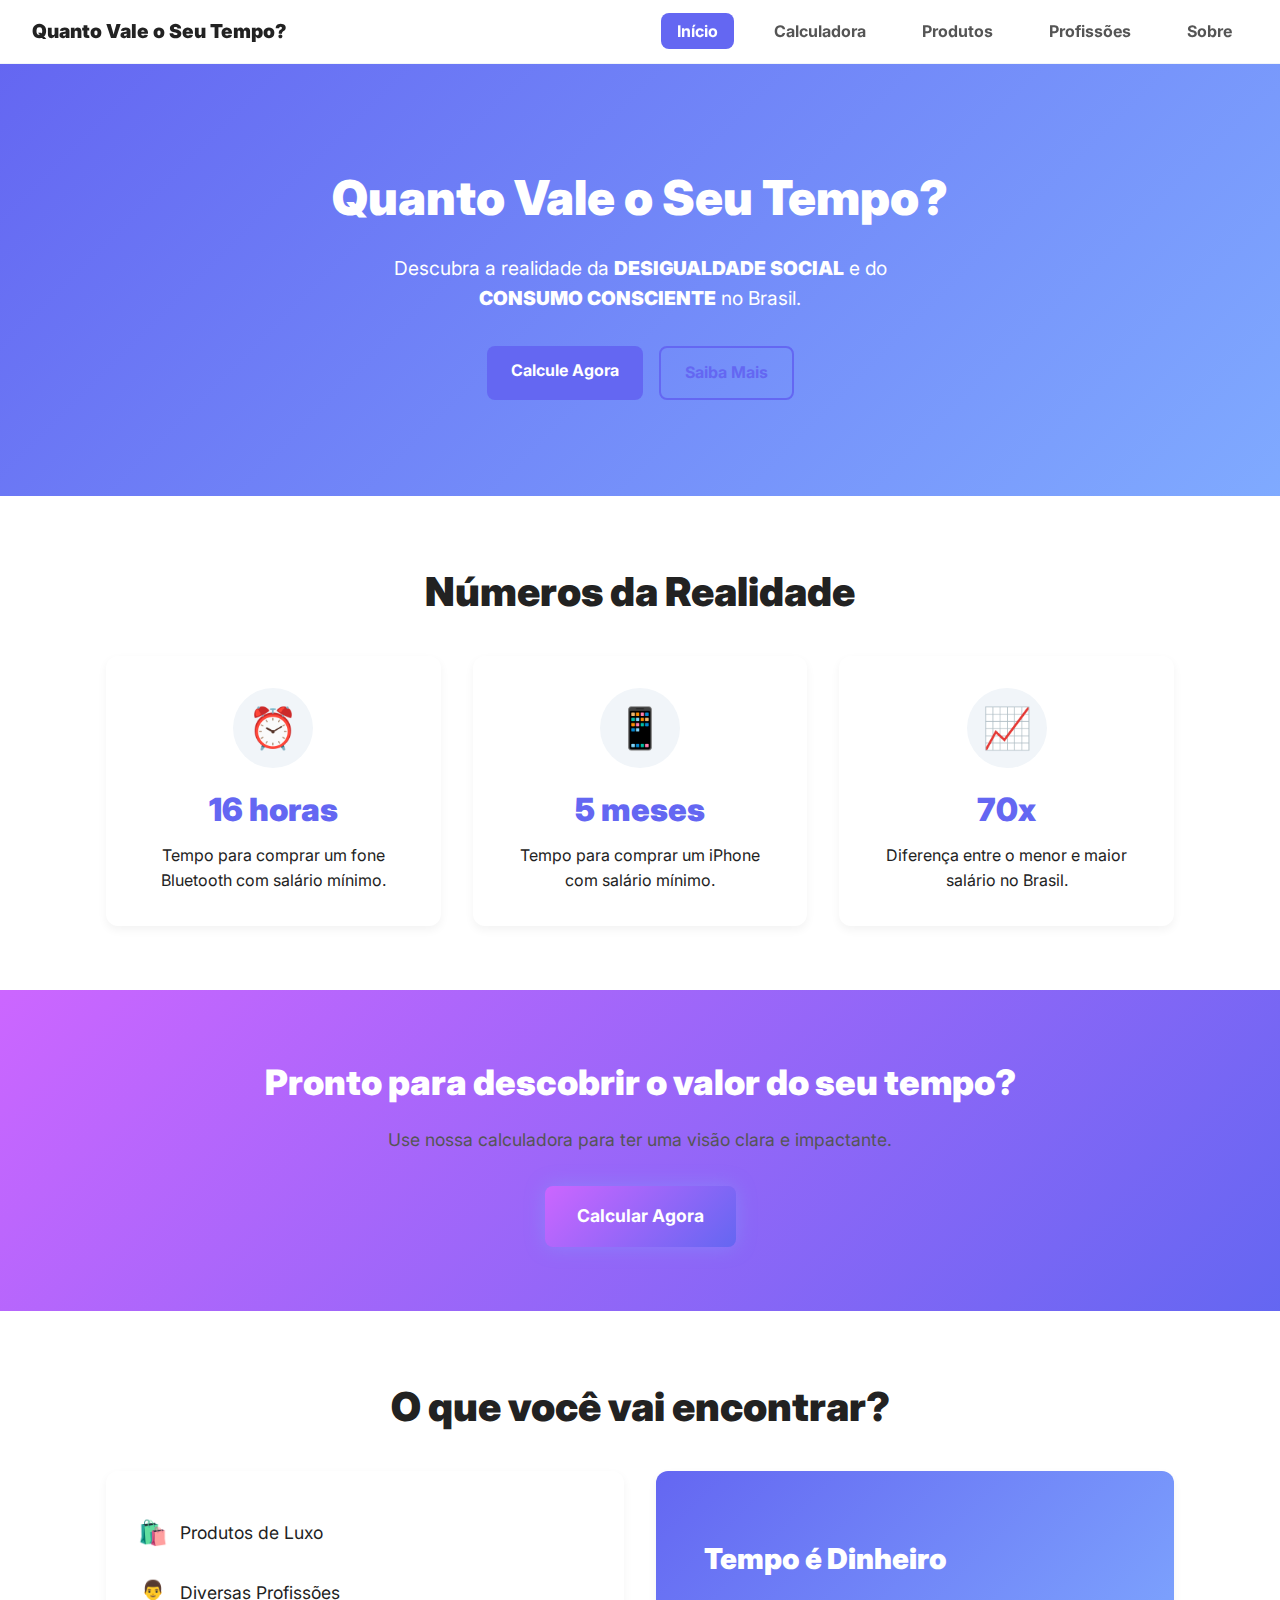
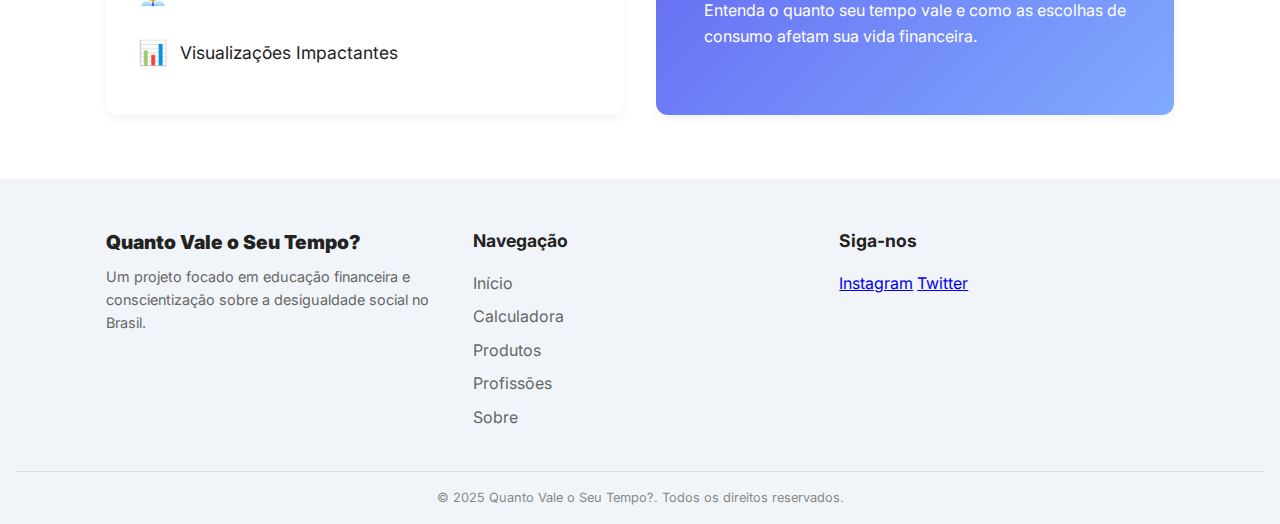
<file: index.html>
<!DOCTYPE html>
<html lang="pt-br">
<head>
    <meta charset="UTF-8">
    <meta name="viewport" content="width=device-width, initial-scale=1.0">
    <title>Quanto Vale o Seu Tempo?</title>
    <link rel="stylesheet" href="css/style.css">
</head>
<body>

    <header class="header">
        <nav class="nav">
            <a href="index.html" class="logo">Quanto Vale o Seu Tempo?</a>
            <ul class="nav-links">
                <li><a href="index.html" class="active">Início</a></li>
                <li><a href="calculadora.html">Calculadora</a></li>
                <li><a href="produtos.html">Produtos</a></li>
                <li><a href="profissoes.html">Profissões</a></li>
                <li><a href="sobre.html">Sobre</a></li>
            </ul>
        </nav>
    </header>

    <main>
        <section class="hero-section">
            <div class="hero-content">
                <h1 class="hero-title">Quanto Vale o Seu Tempo?</h1>
                <p class="hero-subtitle">Descubra a realidade da <span class="highlight-text">desigualdade social</span> e do <span class="highlight-text">consumo consciente</span> no Brasil.</p>
                <div class="hero-cta">
                    <a href="calculadora.html" class="btn btn-primary">Calcule Agora</a>
                    <a href="sobre.html" class="btn btn-secondary">Saiba Mais</a>
                </div>
            </div>
        </section>

        <section class="impact-facts-section">
            <div class="container">
                <h2 class="section-title">Números da Realidade</h2>
                <div class="facts-grid">
                    <div class="fact-card card-elevated">
                        <div class="icon-circle">
                            <span class="icon-emoji">⏰</span>
                        </div>
                        <p class="fact-number">16 horas</p>
                        <p class="fact-description">Tempo para comprar um fone Bluetooth com salário mínimo.</p>
                    </div>
                    <div class="fact-card card-elevated">
                        <div class="icon-circle">
                            <span class="icon-emoji">📱</span>
                        </div>
                        <p class="fact-number">5 meses</p>
                        <p class="fact-description">Tempo para comprar um iPhone com salário mínimo.</p>
                    </div>
                    <div class="fact-card card-elevated">
                        <div class="icon-circle">
                            <span class="icon-emoji">📈</span>
                        </div>
                        <p class="fact-number">70x</p>
                        <p class="fact-description">Diferença entre o menor e maior salário no Brasil.</p>
                    </div>
                </div>
            </div>
        </section>

        <section class="cta-section dark-section">
            <div class="container">
                <h2 class="section-title cta-title">Pronto para descobrir o valor do seu tempo?</h2>
                <p class="section-subtitle">Use nossa calculadora para ter uma visão clara e impactante.</p>
                <a href="calculadora.html" class="btn btn-cta shadow-glow">Calcular Agora</a>
            </div>
        </section>

        <section class="features-section">
            <div class="container">
                <h2 class="section-title">O que você vai encontrar?</h2>
                <div class="features-grid">
                    <div class="feature-card card-elevated">
                        <ul class="feature-list">
                            <li><span class="list-icon">🛍️</span> Produtos de Luxo</li>
                            <li><span class="list-icon">👨‍💼</span> Diversas Profissões</li>
                            <li><span class="list-icon">📊</span> Visualizações Impactantes</li>
                        </ul>
                    </div>
                    <div class="feature-card card-elevated card-highlighted">
                        <h3 class="feature-card-title">Tempo é Dinheiro</h3>
                        <p class="feature-card-description">Entenda o quanto seu tempo vale e como as escolhas de consumo afetam sua vida financeira.</p>
                    </div>
                </div>
            </div>
        </section>
    </main>

    <footer class="footer">
        <div class="container footer-grid">
            <div class="footer-col">
                <p class="footer-logo">Quanto Vale o Seu Tempo?</p>
                <p class="footer-description">Um projeto focado em educação financeira e conscientização sobre a desigualdade social no Brasil.</p>
            </div>
            <div class="footer-col">
                <h4 class="footer-title">Navegação</h4>
                <ul class="footer-links">
                    <li><a href="index.html">Início</a></li>
                    <li><a href="calculadora.html">Calculadora</a></li>
                    <li><a href="produtos.html">Produtos</a></li>
                    <li><a href="profissoes.html">Profissões</a></li>
                    <li><a href="sobre.html">Sobre</a></li>
                </ul>
            </div>
            <div class="footer-col">
                <h4 class="footer-title">Siga-nos</h4>
                <div class="social-links">
                    <a href="#">Instagram</a>
                    <a href="#">Twitter</a>
                </div>
            </div>
        </div>
        <div class="copyright">
            <p>&copy; 2025 Quanto Vale o Seu Tempo?. Todos os direitos reservados.</p>
        </div>
    </footer>

    <script src="js/main.js"></script>
</body>
</html>
</file>
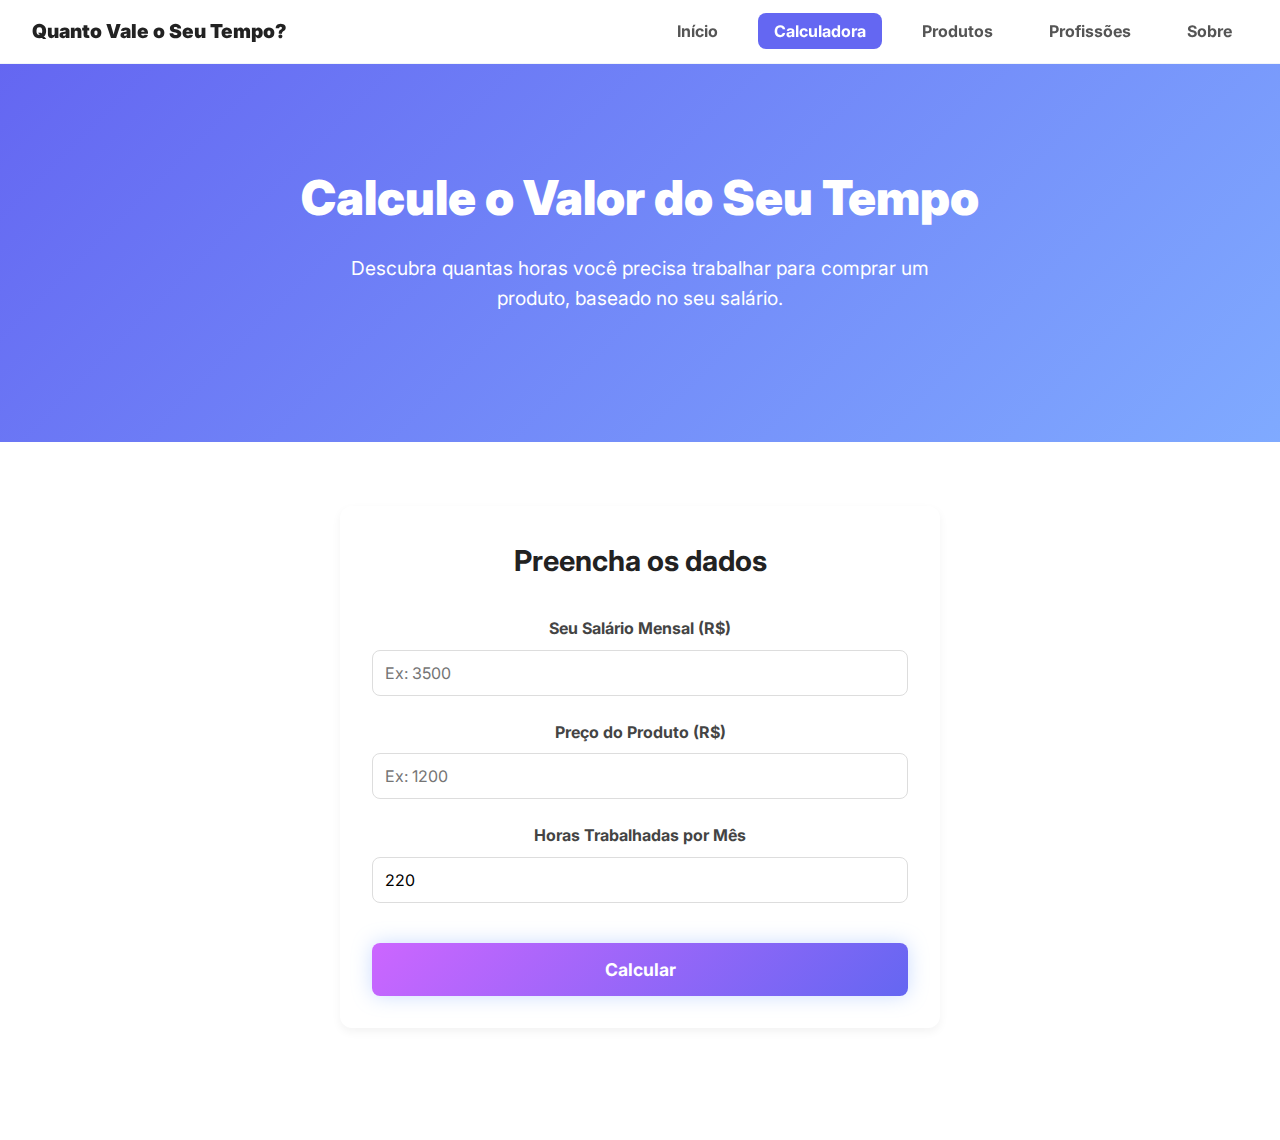
<file: calculadora.html>
<!DOCTYPE html>
<html lang="pt-br">
<head>
    <meta charset="UTF-8">
    <meta name="viewport" content="width=device-width, initial-scale=1.0">
    <title>Calculadora - Quanto Vale o Seu Tempo?</title>
    <link rel="stylesheet" href="css/style.css">
</head>
<body>

    <header class="header">
        <nav class="nav">
            <a href="index.html" class="logo">Quanto Vale o Seu Tempo?</a>
            <ul class="nav-links">
                <li><a href="index.html">Início</a></li>
                <li><a href="calculadora.html" class="active">Calculadora</a></li>
                <li><a href="produtos.html">Produtos</a></li>
                <li><a href="profissoes.html">Profissões</a></li>
                <li><a href="sobre.html">Sobre</a></li>
            </ul>
        </nav>
    </header>

    <main>
        <section class="hero-section">
            <div class="hero-content">
                <h1 class="hero-title">Calcule o Valor do Seu Tempo</h1>
                <p class="hero-subtitle">Descubra quantas horas você precisa trabalhar para comprar um produto, baseado no seu salário.</p>
            </div>
        </section>

     <section class="calculator-section">
            <div class="container">
                <div class="calculator-form-card card-elevated">
                    <h2 class="form-title">Preencha os dados</h2>
                    <form id="calculatorForm" class="calculator-form">
                        <div class="input-group">
                            <label for="salarioInput">Seu Salário Mensal (R$)</label>
                            <input type="number" id="salarioInput" placeholder="Ex: 3500" required>
                        </div>
                        <div class="input-group">
                            <label for="precoInput">Preço do Produto (R$)</label>
                            <input type="number" id="precoInput" placeholder="Ex: 1200" required>
                        </div>
                        <div class="input-group">
                            <label for="horasMensaisInput">Horas Trabalhadas por Mês</label>
                            <input type="number" id="horasMensaisInput" value="220" required>
                        </div>
                        <button type="submit" id="calcularBtn" class="btn btn-cta shadow-glow">Calcular</button>
                    </form>
                </div>
</file>
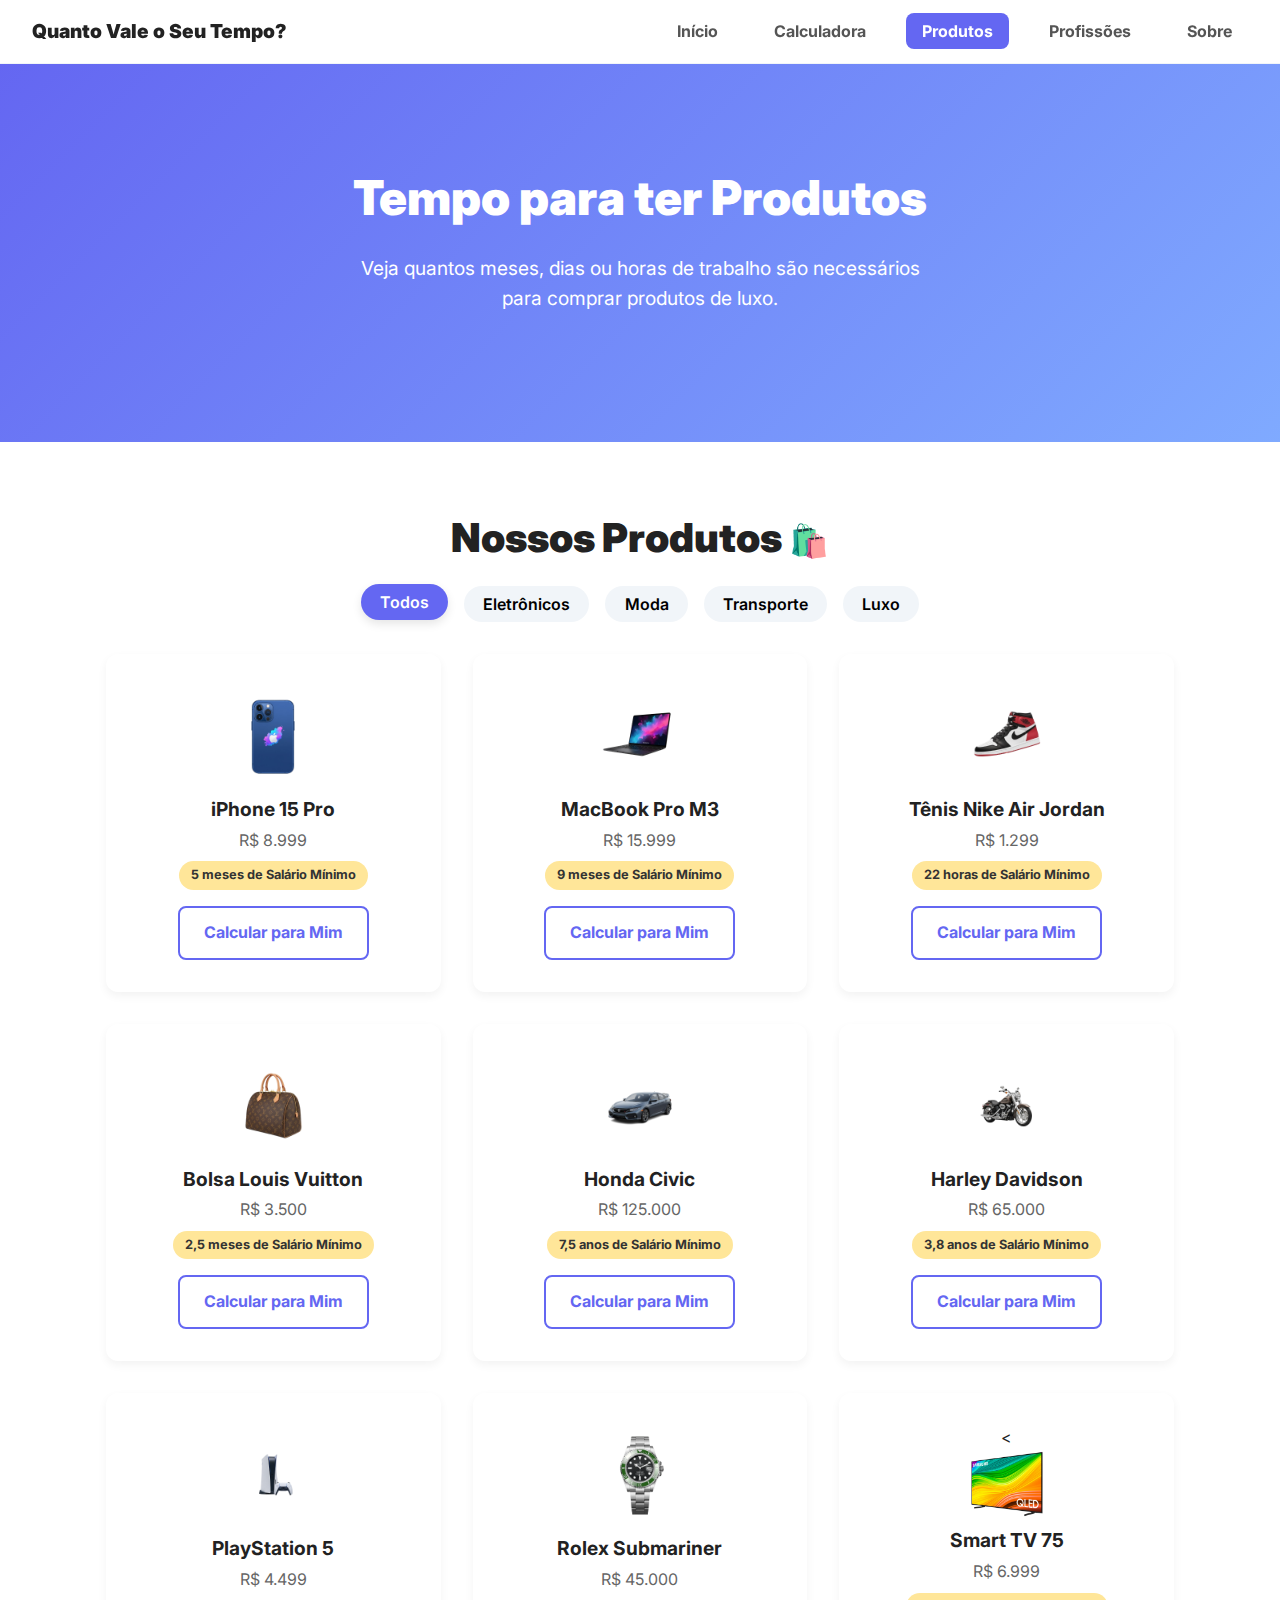
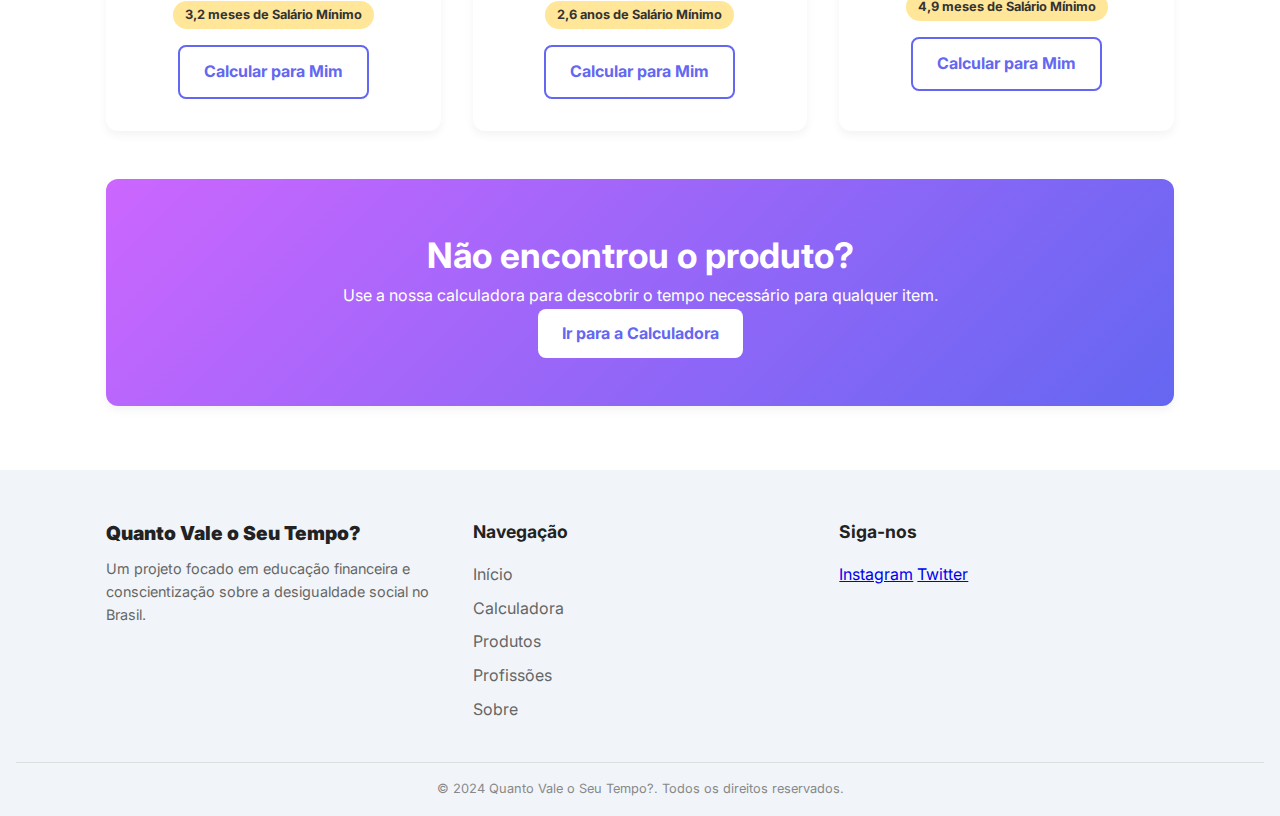
<file: produtos.html>
<!DOCTYPE html>
<html lang="pt-br">
<head>
    <meta charset="UTF-8">
    <meta name="viewport" content="width=device-width, initial-scale=1.0">
    <title>Produtos - Quanto Vale o Seu Tempo?</title>
    <link rel="stylesheet" href="css/style.css">
</head>
<body>

    <header class="header">
        <nav class="nav">
            <a href="index.html" class="logo">Quanto Vale o Seu Tempo?</a>
            <ul class="nav-links">
                <li><a href="index.html">Início</a></li>
                <li><a href="calculadora.html">Calculadora</a></li>
                <li><a href="produtos.html" class="active">Produtos</a></li>
                <li><a href="profissoes.html">Profissões</a></li>
                <li><a href="sobre.html">Sobre</a></li>
            </ul>
        </nav>
    </header>

    <main>
        <section class="hero-section">
            <div class="hero-content">
                <h1 class="hero-title">Tempo para ter Produtos</h1>
                <p class="hero-subtitle">Veja quantos meses, dias ou horas de trabalho são necessários para comprar produtos de luxo.</p>
            </div>
        </section>

        <section class="products-section">
            <div class="container">
                <h2 class="section-title">Nossos Produtos <span class="emoji-icon">🛍️</span></h2>
                
                <div class="filter-tabs">
                    <button class="tab-btn active" data-category="todos">Todos</button>
                    <button class="tab-btn" data-category="eletronicos">Eletrônicos</button>
                    <button class="tab-btn" data-category="moda">Moda</button>
                    <button class="tab-btn" data-category="transporte">Transporte</button>
                    <button class="tab-btn" data-category="luxo">Luxo</button>
                </div>

                <div class="products-grid">
                    <div class="product-card card-elevated" data-category="eletronicos luxo">
                        <img src="img/iphone-15-pro-icon.png" alt="iPhone 15 Pro" class="product-image">
                        <h3 class="product-title">iPhone 15 Pro</h3>
                        <p class="product-price">R$ 8.999</p>
                        <span class="product-badge">5 meses de Salário Mínimo</span>
                        <a href="calculadora.html?preco=8999" class="btn btn-secondary">Calcular para Mim</a>
                    </div>
                    
                    <div class="product-card card-elevated" data-category="eletronicos luxo">
                        <img src="img/macbook-pro-m3-icon.png" alt="MacBook Pro M3" class="product-image">
                        <h3 class="product-title">MacBook Pro M3</h3>
                        <p class="product-price">R$ 15.999</p>
                        <span class="product-badge">9 meses de Salário Mínimo</span>
                        <a href="calculadora.html?preco=15999" class="btn btn-secondary">Calcular para Mim</a>
                    </div>
                    
                    <div class="product-card card-elevated" data-category="moda">
                        <img src="img/nike-air-jordan-icon.png" alt="Tênis Nike Air Jordan" class="product-image">
                        <h3 class="product-title">Tênis Nike Air Jordan</h3>
                        <p class="product-price">R$ 1.299</p>
                        <span class="product-badge">22 horas de Salário Mínimo</span>
                        <a href="calculadora.html?preco=1299" class="btn btn-secondary">Calcular para Mim</a>
                    </div>
                    
                    <div class="product-card card-elevated" data-category="moda luxo">
                        <img src="img/louis-vuitton-bag-icon.png" alt="Bolsa Louis Vuitton" class="product-image">
                        <h3 class="product-title">Bolsa Louis Vuitton</h3>
                        <p class="product-price">R$ 3.500</p>
                        <span class="product-badge">2,5 meses de Salário Mínimo</span>
                        <a href="calculadora.html?preco=3500" class="btn btn-secondary">Calcular para Mim</a>
                    </div>
                    
                    <div class="product-card card-elevated" data-category="transporte">
                        <img src="img/honda-civic-icon.png" alt="Honda Civic" class="product-image">
                        <h3 class="product-title">Honda Civic</h3>
                        <p class="product-price">R$ 125.000</p>
                        <span class="product-badge">7,5 anos de Salário Mínimo</span>
                        <a href="calculadora.html?preco=125000" class="btn btn-secondary">Calcular para Mim</a>
                    </div>
                    
                    <div class="product-card card-elevated" data-category="transporte luxo">
                        <img src="img/harley-davidson-icon.png" alt="Harley Davidson" class="product-image">
                        <h3 class="product-title">Harley Davidson</h3>
                        <p class="product-price">R$ 65.000</p>
                        <span class="product-badge">3,8 anos de Salário Mínimo</span>
                        <a href="calculadora.html?preco=65000" class="btn btn-secondary">Calcular para Mim</a>
                    </div>

                    <div class="product-card card-elevated" data-category="eletronicos">
                        <img src="img/PlayStation5-icon.png" alt="PlayStation 5" class="product-image">
                        <h3 class="product-title">PlayStation 5</h3>
                        <p class="product-price">R$ 4.499</p>
                        <span class="product-badge">3,2 meses de Salário Mínimo</span>
                        <a href="calculadora.html?preco=4499" class="btn btn-secondary">Calcular para Mim</a>
                    </div>

                    <div class="product-card card-elevated" data-category="luxo">
                        <img src="img/rolex-icon.png" alt="Rolex Submariner" class="product-image">
                        <h3 class="product-title">Rolex Submariner</h3>
                        <p class="product-price">R$ 45.000</p>
                        <span class="product-badge">2,6 anos de Salário Mínimo</span>
                        <a href="calculadora.html?preco=45000" class="btn btn-secondary">Calcular para Mim</a>
                    </div>

                    <div class="product-card card-elevated" data-category="eletronicos">
                        <<img src="img/smart-tv-icon.png" alt="Smart TV 75" class="product-image">
                        <h3 class="product-title">Smart TV 75</h3>
                        <p class="product-price">R$ 6.999</p>
                        <span class="product-badge">4,9 meses de Salário Mínimo</span>
                        <a href="calculadora.html?preco=6999" class="btn btn-secondary">Calcular para Mim</a>
                    </div>
                </div>

                <div class="cta-card card-elevated dark-section">
                    <h3 class="cta-title">Não encontrou o produto?</h3>
                    <p class="cta-subtitle">Use a nossa calculadora para descobrir o tempo necessário para qualquer item.</p>
                    <a href="calculadora.html" class="btn btn-primary">Ir para a Calculadora</a>
                </div>
            </div>
        </section>
    </main>

    <footer class="footer">
        <div class="container footer-grid">
            <div class="footer-col">
                <p class="footer-logo">Quanto Vale o Seu Tempo?</p>
                <p class="footer-description">Um projeto focado em educação financeira e conscientização sobre a desigualdade social no Brasil.</p>
            </div>
            <div class="footer-col">
                <h4 class="footer-title">Navegação</h4>
                <ul class="footer-links">
                    <li><a href="index.html">Início</a></li>
                    <li><a href="calculadora.html">Calculadora</a></li>
                    <li><a href="produtos.html">Produtos</a></li>
                    <li><a href="profissoes.html">Profissões</a></li>
                    <li><a href="sobre.html">Sobre</a></li>
                </ul>
            </div>
            <div class="footer-col">
                <h4 class="footer-title">Siga-nos</h4>
                <div class="social-links">
                    <a href="#">Instagram</a>
                    <a href="#">Twitter</a>
                </div>
            </div>
        </div>
        <div class="copyright">
            <p>&copy; 2024 Quanto Vale o Seu Tempo?. Todos os direitos reservados.</p>
        </div>
    </footer>

    <script src="js/main.js"></script>
    <script src="js/produtos.js"></script>
</body>
</html>
</file>
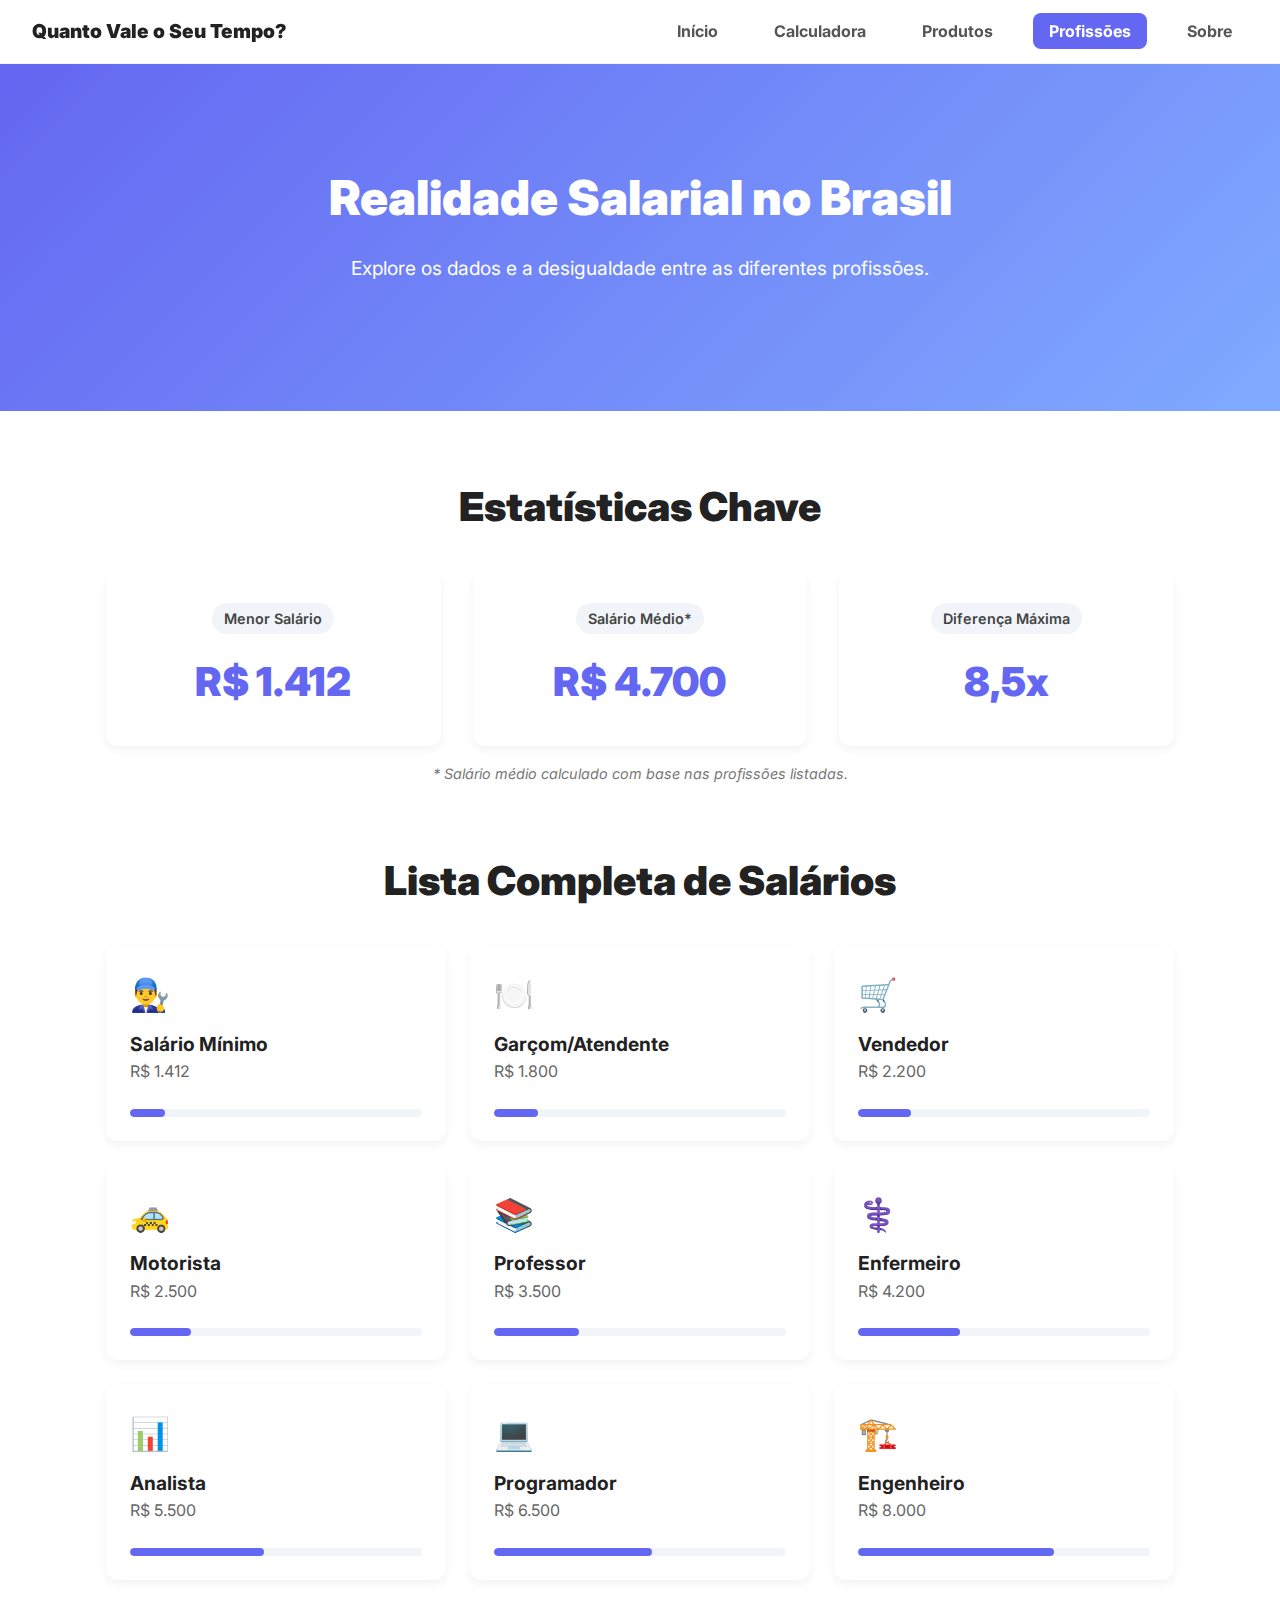
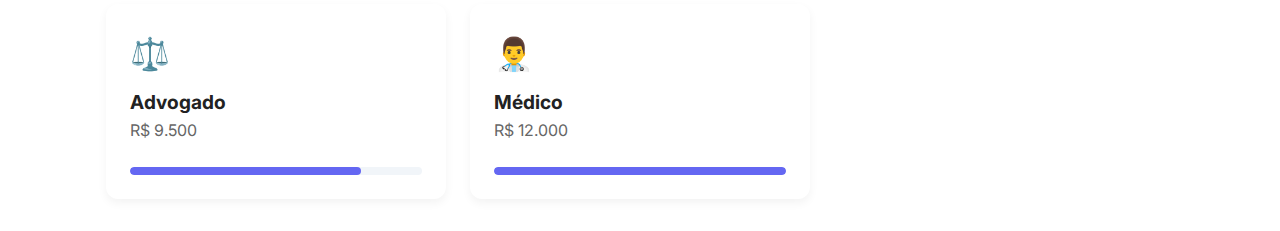
<file: profissoes.html>
<!DOCTYPE html>
<html lang="pt-br">
<head>
    <meta charset="UTF-8">
    <meta name="viewport" content="width=device-width, initial-scale=1.0">
    <title>Profissões - Quanto Vale o Seu Tempo?</title>
    <link rel="stylesheet" href="css/style.css">
</head>
<body>

    <header class="header">
        <nav class="nav">
            <a href="index.html" class="logo">Quanto Vale o Seu Tempo?</a>
            <ul class="nav-links">
                <li><a href="index.html">Início</a></li>
                <li><a href="calculadora.html">Calculadora</a></li>
                <li><a href="produtos.html">Produtos</a></li>
                <li><a href="profissoes.html" class="active">Profissões</a></li>
                <li><a href="sobre.html">Sobre</a></li>
            </ul>
        </nav>
    </header>

    <main>
        <section class="hero-section">
            <div class="hero-content">
                <h1 class="hero-title">Realidade Salarial no Brasil</h1>
                <p class="hero-subtitle">Explore os dados e a desigualdade entre as diferentes profissões.</p>
            </div>
        </section>

        <section class="stats-section">
            <div class="container">
                <h2 class="section-title">Estatísticas Chave</h2>
                <div class="stats-grid">
                    <div class="stat-card card-elevated">
                        <span class="stat-badge">Menor Salário</span>
                        <h3 class="stat-number">R$ 1.412</h3>
                    </div>
                    <div class="stat-card card-elevated">
                        <span class="stat-badge">Salário Médio*</span>
                        <h3 class="stat-number">R$ 4.700</h3>
                    </div>
                    <div class="stat-card card-elevated">
                        <span class="stat-badge">Diferença Máxima</span>
                        <h3 class="stat-number">8,5x</h3>
                    </div>
                </div>
                <p class="stat-note">* Salário médio calculado com base nas profissões listadas.</p>
            </div>
        </section>

        <section class="professions-list-section">
            <div class="container">
                <h2 class="section-title">Lista Completa de Salários</h2>
                <div class="professions-grid">
                    <div class="profession-card card-elevated">
                        <span class="profession-emoji">👨‍🔧</span>
                        <h3 class="profession-title">Salário Mínimo</h3>
                        <span class="profession-salary">R$ 1.412</span>
                        <div class="progress-bar-container">
                            <div class="progress-bar" style="width: 12%;"></div>
                        </div>
                    </div>
                    <div class="profession-card card-elevated">
                        <span class="profession-emoji">🍽️</span>
                        <h3 class="profession-title">Garçom/Atendente</h3>
                        <span class="profession-salary">R$ 1.800</span>
                        <div class="progress-bar-container">
                            <div class="progress-bar" style="width: 15%;"></div>
                        </div>
                    </div>
                    <div class="profession-card card-elevated">
                        <span class="profession-emoji">🛒</span>
                        <h3 class="profession-title">Vendedor</h3>
                        <span class="profession-salary">R$ 2.200</span>
                        <div class="progress-bar-container">
                            <div class="progress-bar" style="width: 18%;"></div>
                        </div>
                    </div>
                    <div class="profession-card card-elevated">
                        <span class="profession-emoji">🚕</span>
                        <h3 class="profession-title">Motorista</h3>
                        <span class="profession-salary">R$ 2.500</span>
                        <div class="progress-bar-container">
                            <div class="progress-bar" style="width: 21%;"></div>
                        </div>
                    </div>
                    <div class="profession-card card-elevated">
                        <span class="profession-emoji">📚</span>
                        <h3 class="profession-title">Professor</h3>
                        <span class="profession-salary">R$ 3.500</span>
                        <div class="progress-bar-container">
                            <div class="progress-bar" style="width: 29%;"></div>
                        </div>
                    </div>
                    <div class="profession-card card-elevated">
                        <span class="profession-emoji">⚕️</span>
                        <h3 class="profession-title">Enfermeiro</h3>
                        <span class="profession-salary">R$ 4.200</span>
                        <div class="progress-bar-container">
                            <div class="progress-bar" style="width: 35%;"></div>
                        </div>
                    </div>
                    <div class="profession-card card-elevated">
                        <span class="profession-emoji">📊</span>
                        <h3 class="profession-title">Analista</h3>
                        <span class="profession-salary">R$ 5.500</span>
                        <div class="progress-bar-container">
                            <div class="progress-bar" style="width: 46%;"></div>
                        </div>
                    </div>
                    <div class="profession-card card-elevated">
                        <span class="profession-emoji">💻</span>
                        <h3 class="profession-title">Programador</h3>
                        <span class="profession-salary">R$ 6.500</span>
                        <div class="progress-bar-container">
                            <div class="progress-bar" style="width: 54%;"></div>
                        </div>
                    </div>
                    <div class="profession-card card-elevated">
                        <span class="profession-emoji">🏗️</span>
                        <h3 class="profession-title">Engenheiro</h3>
                        <span class="profession-salary">R$ 8.000</span>
                        <div class="progress-bar-container">
                            <div class="progress-bar" style="width: 67%;"></div>
                        </div>
                    </div>
                    <div class="profession-card card-elevated">
                        <span class="profession-emoji">⚖️</span>
                        <h3 class="profession-title">Advogado</h3>
                        <span class="profession-salary">R$ 9.500</span>
                        <div class="progress-bar-container">
                            <div class="progress-bar" style="width: 79%;"></div>
                        </div>
                    </div>
                    <div class="profession-card card-elevated">
                        <span class="profession-emoji">👨‍⚕️</span>
                        <h3 class="profession-title">Médico</h3>
                        <span class="profession-salary">R$ 12.000</span>
                        <div class="progress-bar-container">
                            <div class="progress-bar" style="width: 100%;"></div>
                        </div>
                    </div>
                </div>
            </div>
        </section>
</file>
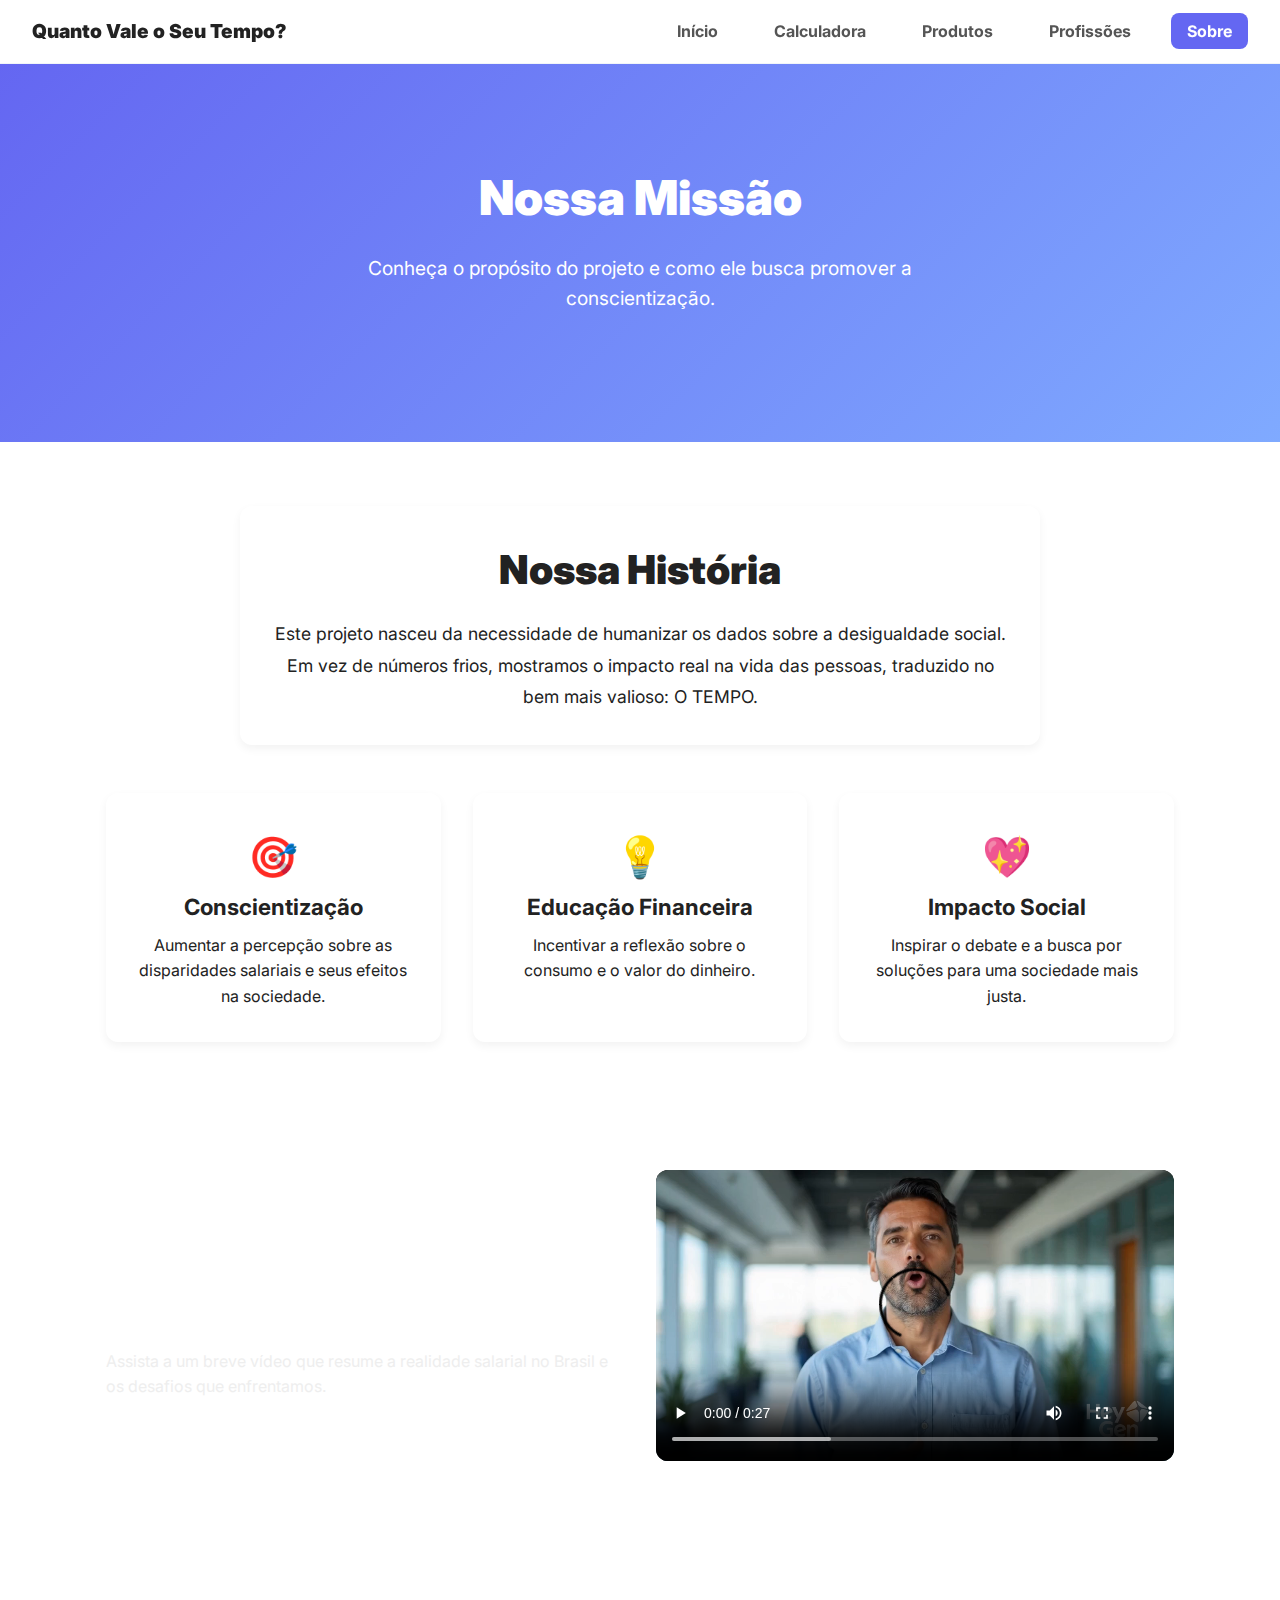
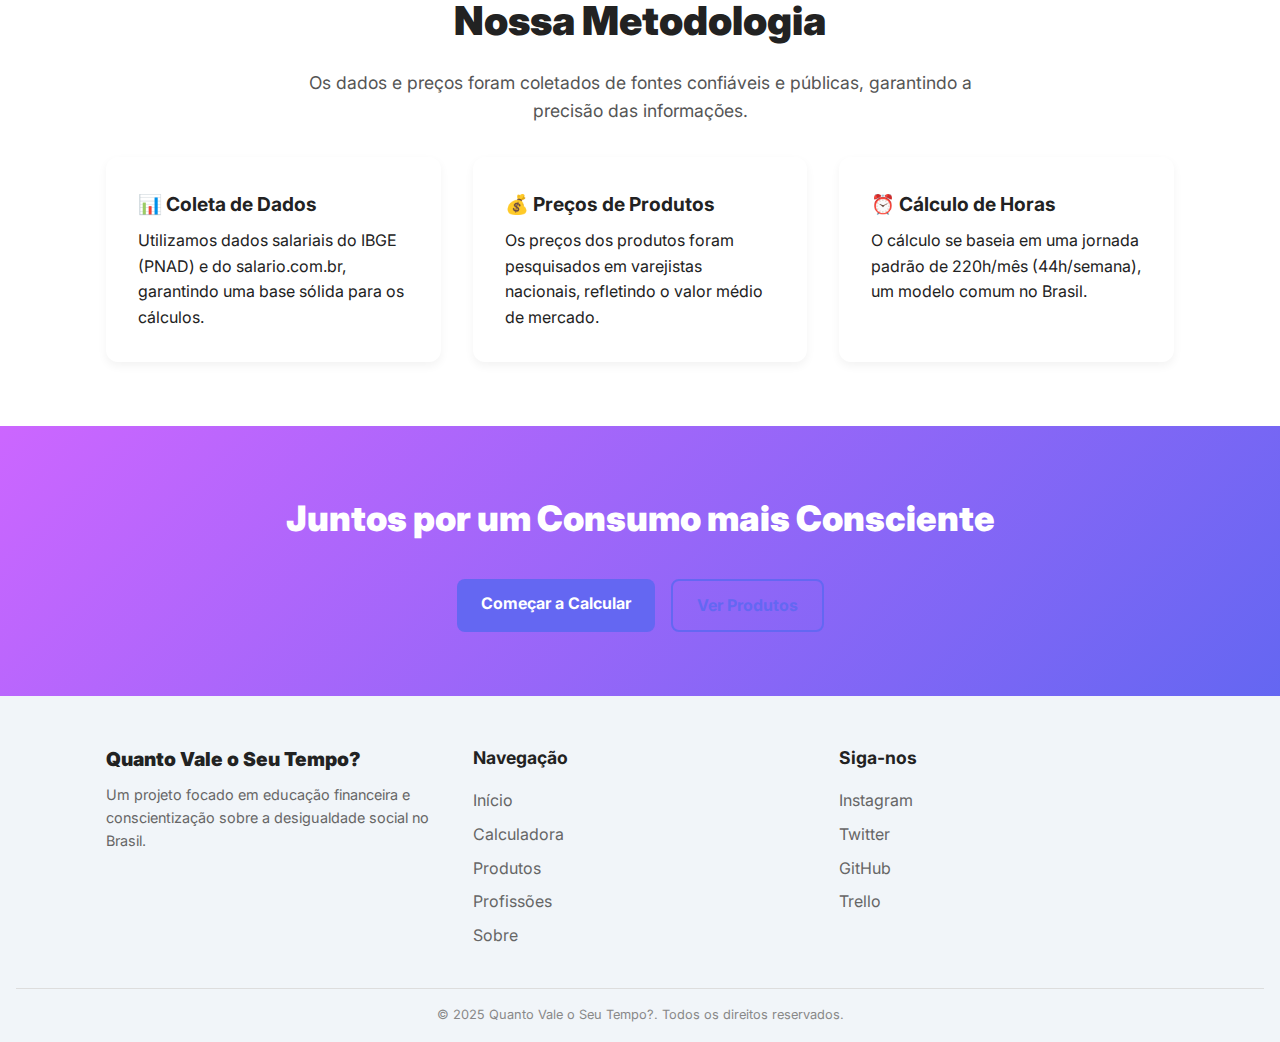
<file: sobre.html>
<!DOCTYPE html>
<html lang="pt-br">
<head>
    <meta charset="UTF-8">
    <meta name="viewport" content="width=device-width, initial-scale=1.0">
    <title>Sobre - Quanto Vale o Seu Tempo?</title>
    <link rel="stylesheet" href="css/style.css">
</head>
<body>

    <header class="header">
        <nav class="nav">
            <a href="index.html" class="logo">Quanto Vale o Seu Tempo?</a>
            <ul class="nav-links">
                <li><a href="index.html">Início</a></li>
                <li><a href="calculadora.html">Calculadora</a></li>
                <li><a href="produtos.html">Produtos</a></li>
                <li><a href="profissoes.html">Profissões</a></li>
                <li><a href="sobre.html" class="active">Sobre</a></li>
            </ul>
        </nav>
    </header>

    <main>
        <section class="hero-section">
            <div class="hero-content">
                <h1 class="hero-title">Nossa Missão</h1>
                <p class="hero-subtitle">Conheça o propósito do projeto e como ele busca promover a conscientização.</p>
            </div>
        </section>
        
        <section class="mission-section">
            <div class="container">
                <div class="mission-card card-elevated">
                    <h2 class="section-title">Nossa História</h2>
                    <p class="mission-description">Este projeto nasceu da necessidade de humanizar os dados sobre a desigualdade social. Em vez de números frios, mostramos o impacto real na vida das pessoas, traduzido no bem mais valioso: O TEMPO.</p>
                </div>
                <div class="mission-objectives-grid">
                    <div class="objective-card card-elevated">
                        <span class="objective-emoji">🎯</span>
                        <h4 class="objective-title">Conscientização</h4>
                        <p class="objective-text">Aumentar a percepção sobre as disparidades salariais e seus efeitos na sociedade.</p>
                    </div>
                    <div class="objective-card card-elevated">
                        <span class="objective-emoji">💡</span>
                        <h4 class="objective-title">Educação Financeira</h4>
                        <p class="objective-text">Incentivar a reflexão sobre o consumo e o valor do dinheiro.</p>
                    </div>
                    <div class="objective-card card-elevated">
                        <span class="objective-emoji">💖</span>
                        <h4 class="objective-title">Impacto Social</h4>
                        <p class="objective-text">Inspirar o debate e a busca por soluções para uma sociedade mais justa.</p>
                    </div>
                </div>
            </div>
        </section>

        <section class="video-section dark-section">
            <div class="container video-grid">
                <div class="video-text">
                    <h3 class="video-title">Entenda a Desigualdade em 30 segundos</h3>
                    <p class="video-description">Assista a um breve vídeo que resume a realidade salarial no Brasil e os desafios que enfrentamos.</p>
                </div>
                <div class="video-player-container">
                    
                    <video controls style="width: 100%; height: 100%;">
                        <source src="img/video-quanto-vale-seu-tempo-horizontal.mp4" type="video/mp4">
                        Seu navegador não suporta a tag de vídeo.
                    </video>
                    </div>
            </div>
        </section>

        <section class="methodology-section">
            <div class="container">
                <h2 class="section-title">Nossa Metodologia</h2>
                <p class="methodology-intro">Os dados e preços foram coletados de fontes confiáveis e públicas, garantindo a precisão das informações.</p>
                <div class="methodology-cards-grid">
                    <div class="methodology-card card-elevated">
                        <h4 class="card-title">📊 Coleta de Dados</h4>
                        <p class="card-text">Utilizamos dados salariais do IBGE (PNAD) e do salario.com.br, garantindo uma base sólida para os cálculos.</p>
                    </div>
                    <div class="methodology-card card-elevated">
                        <h4 class="card-title">💰 Preços de Produtos</h4>
                        <p class="card-text">Os preços dos produtos foram pesquisados em varejistas nacionais, refletindo o valor médio de mercado.</p>
                    </div>
                    <div class="methodology-card card-elevated">
                        <h4 class="card-title">⏰ Cálculo de Horas</h4>
                        <p class="card-text">O cálculo se baseia em uma jornada padrão de 220h/mês (44h/semana), um modelo comum no Brasil.</p>
                    </div>
                </div>
            </div>
        </section>

        <section class="cta-section accent-section">
            <div class="container">
                <h2 class="section-title cta-title">Juntos por um Consumo mais Consciente</h2>
                <div class="cta-buttons">
                    <a href="calculadora.html" class="btn btn-primary">Começar a Calcular</a>
                    <a href="produtos.html" class="btn btn-secondary">Ver Produtos</a>
                </div>
            </div>
        </section>
    </main>

    <footer class="footer">
        <div class="container footer-grid">
            <div class="footer-col">
                <p class="footer-logo">Quanto Vale o Seu Tempo?</p>
                <p class="footer-description">Um projeto focado em educação financeira e conscientização sobre a desigualdade social no Brasil.</p>
            </div>
            <div class="footer-col">
                <h4 class="footer-title">Navegação</h4>
                <ul class="footer-links">
                    <li><a href="index.html">Início</a></li>
                    <li><a href="calculadora.html">Calculadora</a></li>
                    <li><a href="produtos.html">Produtos</a></li>
                    <li><a href="profissoes.html">Profissões</a></li>
                    <li><a href="sobre.html">Sobre</a></li>
                </ul>
            </div>
            <div class="footer-col">
                <h4 class="footer-title">Siga-nos</h4>
                <div class="social-links">
                    <ul class="footer-links">
                    <li><a href="https://www.instagram.com/">Instagram</a></li>
                    <li><a href="https://x.com/">Twitter</a></li>
                    <li><a href="https://github.com/brenobrand/ac2-web-design">GitHub</a></li>
                    <li><a href="https://trello.com/b/J6mbsEtV/desenvolvimento-do-projeto">Trello</a></li>
                </ul>
                </div>
            </div>
        </div>
        <div class="copyright">
            <p>&copy; 2025 Quanto Vale o Seu Tempo?. Todos os direitos reservados.</p>
        </div>
    </footer>

    <script src="js/main.js"></script>
</body>
</html>
</file>
<file: css/style.css>
/* Importação de fonte, se necessário */
@import url('https://fonts.googleapis.com/css2?family=Inter:wght@400;700;900&display=swap');

/* Variáveis CSS (Design System) */
:root {
    --primary: hsl(239, 84%, 67%);
    --primary-glow: hsl(220, 100%, 75%);
    --accent: hsl(280, 100%, 70%);
    --destructive: hsl(0, 84%, 60%);
    --background: hsl(0, 0%, 100%);
    --card: hsl(0, 0%, 100%);
    --muted: hsl(210, 40%, 96.1%);

    --gradient-hero: linear-gradient(135deg, var(--primary), var(--primary-glow));
    --gradient-impact: linear-gradient(135deg, var(--accent), var(--primary));

    --shadow-impact: 0 4px 14px hsla(239, 84%, 67%, 0.25);
    --shadow-glow: 0 0 20px hsla(220, 100%, 75%, 0.4);
}

/* Base e Utilitários */
* {
    box-sizing: border-box;
    margin: 0;
    padding: 0;
    font-family: 'Inter', sans-serif;
    transition: all 0.3s cubic-bezier(0.4, 0, 0.2, 1);
}

body {
    background-color: var(--background);
    color: #222;
    line-height: 1.6;
}

.container {
    max-width: 1100px;
    margin: 0 auto;
    padding: 0 1rem;
}

.section-title {
    font-size: 2.5rem;
    font-weight: 900;
    text-align: center;
    margin-bottom: 1rem;
}

.section-subtitle {
    text-align: center;
    margin-bottom: 2rem;
    font-size: 1.1rem;
    color: #555;
}

.card-elevated {
    background-color: var(--card);
    border-radius: 12px;
    box-shadow: 0 4px 10px rgba(0, 0, 0, 0.05);
    padding: 2rem;
    text-align: center;
}

.btn {
    display: inline-block;
    padding: 0.75rem 1.5rem;
    border-radius: 8px;
    text-decoration: none;
    font-weight: bold;
    cursor: pointer;
}

.btn-primary {
    background-color: var(--primary);
    color: white;
}

.btn-secondary {
    background-color: transparent;
    color: var(--primary);
    border: 2px solid var(--primary);
}

.btn-cta {
    background: var(--gradient-impact);
    color: white;
    border: none;
    padding: 1rem 2rem;
    font-size: 1.1rem;
}

.shadow-glow {
    box-shadow: var(--shadow-glow);
}

/* Header */
.header {
    width: 100%;
    position: sticky;
    top: 0;
    z-index: 100;
    background-color: rgba(255, 255, 255, 0.8);
    backdrop-filter: blur(8px);
    border-bottom: 1px solid var(--muted);
}

.nav {
    display: flex;
    justify-content: space-between;
    align-items: center;
    padding: 1rem 2rem;
}

.logo {
    font-weight: 900;
    font-size: 1.2rem;
    text-decoration: none;
    color: #222;
}

.nav-links {
    list-style: none;
    display: flex;
    gap: 1.5rem;
}

.nav-links a {
    text-decoration: none;
    color: #555;
    font-weight: 700;
    padding: 0.5rem 1rem;
    border-radius: 8px;
}

.nav-links a.active {
    background-color: var(--primary);
    color: white;
}

/* Hero Section */
.hero-section {
    background: var(--gradient-hero);
    padding: 6rem 1rem;
    color: white;
    text-align: center;
}

.hero-title {
    font-size: 3rem;
    font-weight: 900;
    margin-bottom: 1rem;
}

.hero-subtitle {
    font-size: 1.2rem;
    font-weight: 400;
    max-width: 600px;
    margin: 0 auto 2rem;
}

.highlight-text {
    font-weight: 900;
    text-transform: uppercase;
}

.hero-cta {
    display: flex;
    justify-content: center;
    gap: 1rem;
}

/* Impact Facts Section */
.impact-facts-section {
    padding: 4rem 1rem;
}

.facts-grid {
    display: grid;
    grid-template-columns: repeat(auto-fit, minmax(280px, 1fr));
    gap: 2rem;
    margin-top: 2rem;
}

.fact-card {
    text-align: center;
}

.icon-circle {
    background-color: var(--muted);
    border-radius: 50%;
    width: 80px;
    height: 80px;
    display: flex;
    justify-content: center;
    align-items: center;
    margin: 0 auto 1rem;
}

.icon-emoji {
    font-size: 2.5rem;
}

.fact-number {
    font-size: 2rem;
    font-weight: 900;
    color: var(--primary);
    margin-bottom: 0.5rem;
}

/* CTA Section */
.cta-section {
    padding: 4rem 1rem;
    background: var(--gradient-impact);
    text-align: center;
    color: white;
}

.cta-title {
    color: white;
    font-size: 2.2rem;
}

/* Features Section */
.features-section {
    padding: 4rem 1rem;
}

.features-grid {
    display: grid;
    grid-template-columns: 1fr 1fr;
    gap: 2rem;
    margin-top: 2rem;
}

.feature-card {
    display: flex;
    flex-direction: column;
    justify-content: center;
    align-items: flex-start;
    text-align: left;
}

.feature-list {
    list-style: none;
    font-size: 1.1rem;
    line-height: 2.5;
}

.feature-list li {
    display: flex;
    align-items: center;
    gap: 0.75rem;
}

.list-icon {
    font-size: 1.5rem;
}

.card-highlighted {
    background: var(--gradient-hero);
    color: white;
    padding: 3rem;
}

.feature-card-title {
    font-size: 1.8rem;
    font-weight: 900;
    margin-bottom: 1rem;
}

/* Footer */
.footer {
    background-color: var(--muted);
    padding: 3rem 1rem 1rem;
}

.footer-grid {
    display: grid;
    grid-template-columns: repeat(auto-fit, minmax(250px, 1fr));
    gap: 2rem;
    margin-bottom: 2rem;
}

.footer-logo {
    font-weight: 900;
    font-size: 1.2rem;
    margin-bottom: 0.5rem;
}

.footer-description {
    font-size: 0.9rem;
    color: #666;
}

.footer-title {
    font-size: 1.1rem;
    font-weight: bold;
    margin-bottom: 1rem;
}

.footer-links {
    list-style: none;
}

.footer-links a {
    text-decoration: none;
    color: #666;
    display: block;
    margin-bottom: 0.5rem;
}

.copyright {
    text-align: center;
    font-size: 0.8rem;
    color: #888;
    border-top: 1px solid #ddd;
    padding-top: 1rem;
}

/* Responsividade */
@media (max-width: 768px) {
    .nav {
        flex-direction: column;
    }

    .nav-links {
        flex-direction: column;
        gap: 0.5rem;
        margin-top: 1rem;
    }
    
    .hero-title {
        font-size: 2.5rem;
    }

    .features-grid {
        grid-template-columns: 1fr;
    }
}
/* --- Estilos para a Calculadora --- */
.calculator-section {
    padding: 4rem 1rem;
}

.calculator-form-card {
    max-width: 600px;
    margin: 0 auto 3rem;
}

.form-title {
    font-size: 1.8rem;
    font-weight: 700;
    margin-bottom: 2rem;
}

.calculator-form .input-group {
    margin-bottom: 1.5rem;
}

.calculator-form label {
    display: block;
    font-weight: bold;
    margin-bottom: 0.5rem;
    color: #444;
}

.calculator-form input {
    width: 100%;
    padding: 0.75rem;
    border: 1px solid #ddd;
    border-radius: 8px;
    font-size: 1rem;
}

.calculator-form input:focus {
    outline: none;
    border-color: var(--primary);
    box-shadow: 0 0 0 2px hsla(239, 84%, 67%, 0.2);
}

.calculator-form button {
    width: 100%;
    margin-top: 1rem;
}

/* Card de Resultado */
.result-card {
    max-width: 600px;
    margin: 0 auto 3rem;
    background: linear-gradient(135deg, hsl(239, 84%, 95%), hsl(220, 100%, 95%));
}

.result-header {
    display: flex;
    align-items: center;
    justify-content: center;
    gap: 1rem;
    margin-bottom: 1.5rem;
}

.result-header h3 {
    font-size: 1.8rem;
    font-weight: 700;
    color: var(--primary);
}

.result-icon-emoji {
    font-size: 2.5rem;
}

.result-details {
    display: flex;
    flex-direction: column;
    gap: 1.5rem;
    text-align: left;
}

.result-item {
    padding-bottom: 1rem;
    border-bottom: 1px dashed #ddd;
}

.result-label {
    font-size: 1rem;
    color: #555;
    margin-bottom: 0.5rem;
}

.result-value {
    font-size: 2rem;
    font-weight: 900;
}

.result-hours {
    color: var(--primary);
}

.result-days {
    color: var(--accent);
}

.result-rate {
    color: #333;
}

/* Seção de Comparação */
.comparison-section {
    padding: 2rem 1rem;
}

.comparison-grid {
    display: grid;
    grid-template-columns: repeat(auto-fit, minmax(250px, 1fr));
    gap: 2rem;
    margin-top: 2rem;
}

.comparison-card {
    padding: 1.5rem;
    border-radius: 12px;
    background-color: var(--card);
    box-shadow: 0 4px 10px rgba(0, 0, 0, 0.05);
    text-align: center;
}

.profession-name {
    font-size: 1.2rem;
    font-weight: 700;
    margin-bottom: 0.5rem;
}

.badge {
    display: inline-block;
    padding: 0.25rem 0.75rem;
    border-radius: 20px;
    font-size: 0.8rem;
    font-weight: bold;
    margin-bottom: 1rem;
}

.badge-basic {
    background-color: hsl(0, 84%, 60%);
    color: white;
}
.badge-services {
    background-color: hsl(45, 100%, 60%);
    color: white;
}
.badge-expert {
    background-color: hsl(120, 80%, 40%);
    color: white;
}

.hours-needed {
    font-size: 1rem;
    color: #666;
}
/* --- Estilos para a página de Produtos --- */
.products-section {
    padding: 4rem 1rem;
}

.emoji-icon {
    font-size: 2rem;
}

.filter-tabs {
    display: flex;
    justify-content: center;
    gap: 1rem;
    margin-bottom: 2rem;
    flex-wrap: wrap;
}

.tab-btn {
    background-color: var(--muted);
    border: none;
    border-radius: 20px;
    padding: 0.5rem 1.2rem;
    font-size: 1rem;
    font-weight: 600;
    cursor: pointer;
    transition: all 0.3s ease;
}

.tab-btn.active {
    background-color: var(--primary);
    color: white;
    transform: translateY(-2px);
    box-shadow: 0 4px 10px rgba(0, 0, 0, 0.1);
}

.tab-btn:hover {
    background-color: var(--primary);
    color: white;
}

.products-grid {
    display: grid;
    grid-template-columns: repeat(auto-fit, minmax(280px, 1fr));
    gap: 2rem;
}

.product-card {
    text-align: center;
    transition: transform 0.3s ease, box-shadow 0.3s ease;
}

.product-card:hover {
    transform: translateY(-5px);
    box-shadow: 0 8px 20px rgba(0, 0, 0, 0.15);
}

.product-emoji {
    font-size: 3rem;
    margin-bottom: 0.5rem;
}

.product-title {
    font-size: 1.2rem;
    font-weight: 700;
    margin-bottom: 0.2rem;
}

.product-price {
    font-size: 1rem;
    color: #666;
    margin-bottom: 0.5rem;
}

.product-badge {
    display: inline-block;
    background-color: hsl(45, 100%, 80%);
    color: #333;
    padding: 0.25rem 0.75rem;
    border-radius: 20px;
    font-size: 0.8rem;
    font-weight: bold;
    margin-bottom: 1rem;
}

.cta-card {
    background: var(--gradient-impact);
    color: white;
    padding: 3rem;
    margin-top: 3rem;
    text-align: center;
}

.cta-card .btn-primary {
    background-color: white;
    color: var(--primary);
}

/* --- Estilos para a página de Profissões --- */
.stats-section {
    padding: 4rem 1rem 2rem;
}

.stats-grid {
    display: grid;
    grid-template-columns: repeat(auto-fit, minmax(280px, 1fr));
    gap: 2rem;
    margin-top: 2rem;
}

.stat-card {
    text-align: center;
    border-radius: 12px;
}

.stat-badge {
    background-color: var(--muted);
    color: #444;
    padding: 0.25rem 0.75rem;
    border-radius: 20px;
    font-size: 0.9rem;
    font-weight: 600;
    margin-bottom: 0.5rem;
    display: inline-block;
}

.stat-number {
    font-size: 2.5rem;
    font-weight: 900;
    margin-top: 0.5rem;
    color: var(--primary);
}

.stat-note {
    text-align: center;
    margin-top: 1rem;
    font-style: italic;
    color: #777;
    font-size: 0.9rem;
}

.professions-list-section {
    padding: 2rem 1rem;
}

.professions-grid {
    display: grid;
    grid-template-columns: repeat(auto-fit, minmax(280px, 1fr));
    gap: 1.5rem;
    margin-top: 2rem;
}

.profession-card {
    display: flex;
    flex-direction: column;
    align-items: flex-start;
    padding: 1.5rem;
    text-align: left;
}

.profession-emoji {
    font-size: 2rem;
    margin-bottom: 0.5rem;
}

.profession-title {
    font-size: 1.2rem;
    font-weight: 700;
}

.profession-salary {
    font-size: 1rem;
    color: #666;
    margin-bottom: 1rem;
}

/* Progress Bar */
.progress-bar-container {
    width: 100%;
    height: 8px;
    background-color: var(--muted);
    border-radius: 4px;
    overflow: hidden;
    margin-top: 0.5rem;
}

.progress-bar {
    height: 100%;
    background-color: var(--primary);
    border-radius: 4px;
    transition: width 0.5s ease;
}

/* Impact Section */
.impact-section {
    padding: 4rem 1rem;
}

.impact-title {
    color: white;
}

.impact-grid {
    display: grid;
    grid-template-columns: 1fr 1fr;
    gap: 2rem;
    margin-top: 2rem;
}

.impact-text-intro {
    font-size: 1.1rem;
    color: white;
    margin-bottom: 1.5rem;
}

.impact-list {
    list-style: none;
}

.impact-list li {
    font-size: 1rem;
    color: #eee;
    margin-bottom: 0.75rem;
    display: flex;
    align-items: center;
    gap: 0.5rem;
}

.impact-list .list-icon {
    font-size: 1.2rem;
}

.impact-compare-box {
    background-color: white;
    padding: 2rem;
    text-align: left;
}

.compare-title {
    font-size: 1.5rem;
    font-weight: 700;
    margin-bottom: 1.5rem;
}

.compare-item {
    display: flex;
    justify-content: space-between;
    align-items: center;
    border-bottom: 1px dashed #ddd;
    padding: 0.5rem 0;
}

.compare-label {
    font-weight: 600;
}

.compare-value {
    font-size: 1.1rem;
    font-weight: 900;
}

.text-destructive {
    color: var(--destructive);
}
.text-accent {
    color: var(--accent);
}
.text-primary {
    color: var(--primary);
}

@media (max-width: 768px) {
    .impact-grid {
        grid-template-columns: 1fr;
    }
}
/* --- Estilos para a página Sobre --- */
.mission-section {
    padding: 4rem 1rem;
}

.mission-card {
    max-width: 800px;
    margin: 0 auto 3rem;
}

.mission-description {
    font-size: 1.1rem;
    line-height: 1.8;
}

.mission-objectives-grid {
    display: grid;
    grid-template-columns: repeat(auto-fit, minmax(280px, 1fr));
    gap: 2rem;
    margin-top: 2rem;
}

.objective-card {
    text-align: center;
}

.objective-emoji {
    font-size: 2.5rem;
    margin-bottom: 1rem;
}

.objective-title {
    font-size: 1.4rem;
    font-weight: 700;
    margin-bottom: 0.5rem;
}

/* Seção de Vídeo */
.video-section {
    padding: 4rem 1rem;
}

.video-grid {
    display: grid;
    grid-template-columns: 1fr 1fr;
    gap: 2rem;
    align-items: center;
}

.video-title {
    font-size: 2rem;
    font-weight: 900;
    color: white;
    margin-bottom: 1rem;
}

.video-description {
    color: #eee;
    line-height: 1.6;
}

.video-player-container {
    width: 100%;
    aspect-ratio: 16/9;
    background-color: #000;
    border-radius: 12px;
    overflow: hidden;
}

.video-placeholder {
    width: 100%;
    height: 100%;
    display: flex;
    flex-direction: column;
    justify-content: center;
    align-items: center;
    color: white;
    font-size: 1.5rem;
    text-align: center;
    border: 2px dashed #444;
}

.video-emoji {
    font-size: 3rem;
}

/* Seção de Metodologia */
.methodology-section {
    padding: 4rem 1rem;
}

.methodology-intro {
    text-align: center;
    max-width: 700px;
    margin: 0 auto 2rem;
    font-size: 1.1rem;
    color: #555;
}

.methodology-cards-grid {
    display: grid;
    grid-template-columns: repeat(auto-fit, minmax(280px, 1fr));
    gap: 2rem;
    margin-top: 2rem;
}

.methodology-card {
    text-align: left;
}

.card-title {
    font-size: 1.2rem;
    font-weight: 700;
    margin-bottom: 0.5rem;
}

/* CTA Final da página Sobre */
.accent-section {
    background: linear-gradient(135deg, var(--accent), var(--primary));
    color: white;
    text-align: center;
    padding: 4rem 1rem;
}

.accent-section .cta-title {
    color: white;
}

.cta-buttons {
    display: flex;
    justify-content: center;
    gap: 1rem;
    margin-top: 2rem;
}

/* Responsividade */
@media (max-width: 768px) {
    .video-grid {
        grid-template-columns: 1fr;
    }
}

/* Estilo para a imagem do produto */
.product-image {
    max-width: 100px; /* Ajuste o tamanho conforme desejar */
    height: auto;
    margin-bottom: 0.5rem; /* Espaçamento abaixo da imagem */
    display: block; /* Para centralizar a imagem */
    margin-left: auto;
    margin-right: auto;
}
.profession-image {
    max-width: 150px; /* Ajuste o tamanho conforme desejar */
    height: auto;
    margin-bottom: 0.5rem; /* Espaçamento abaixo da imagem */
    display: block; /* Para centralizar a imagem */
    margin-left: auto;
    margin-right: auto;
}
</file>
